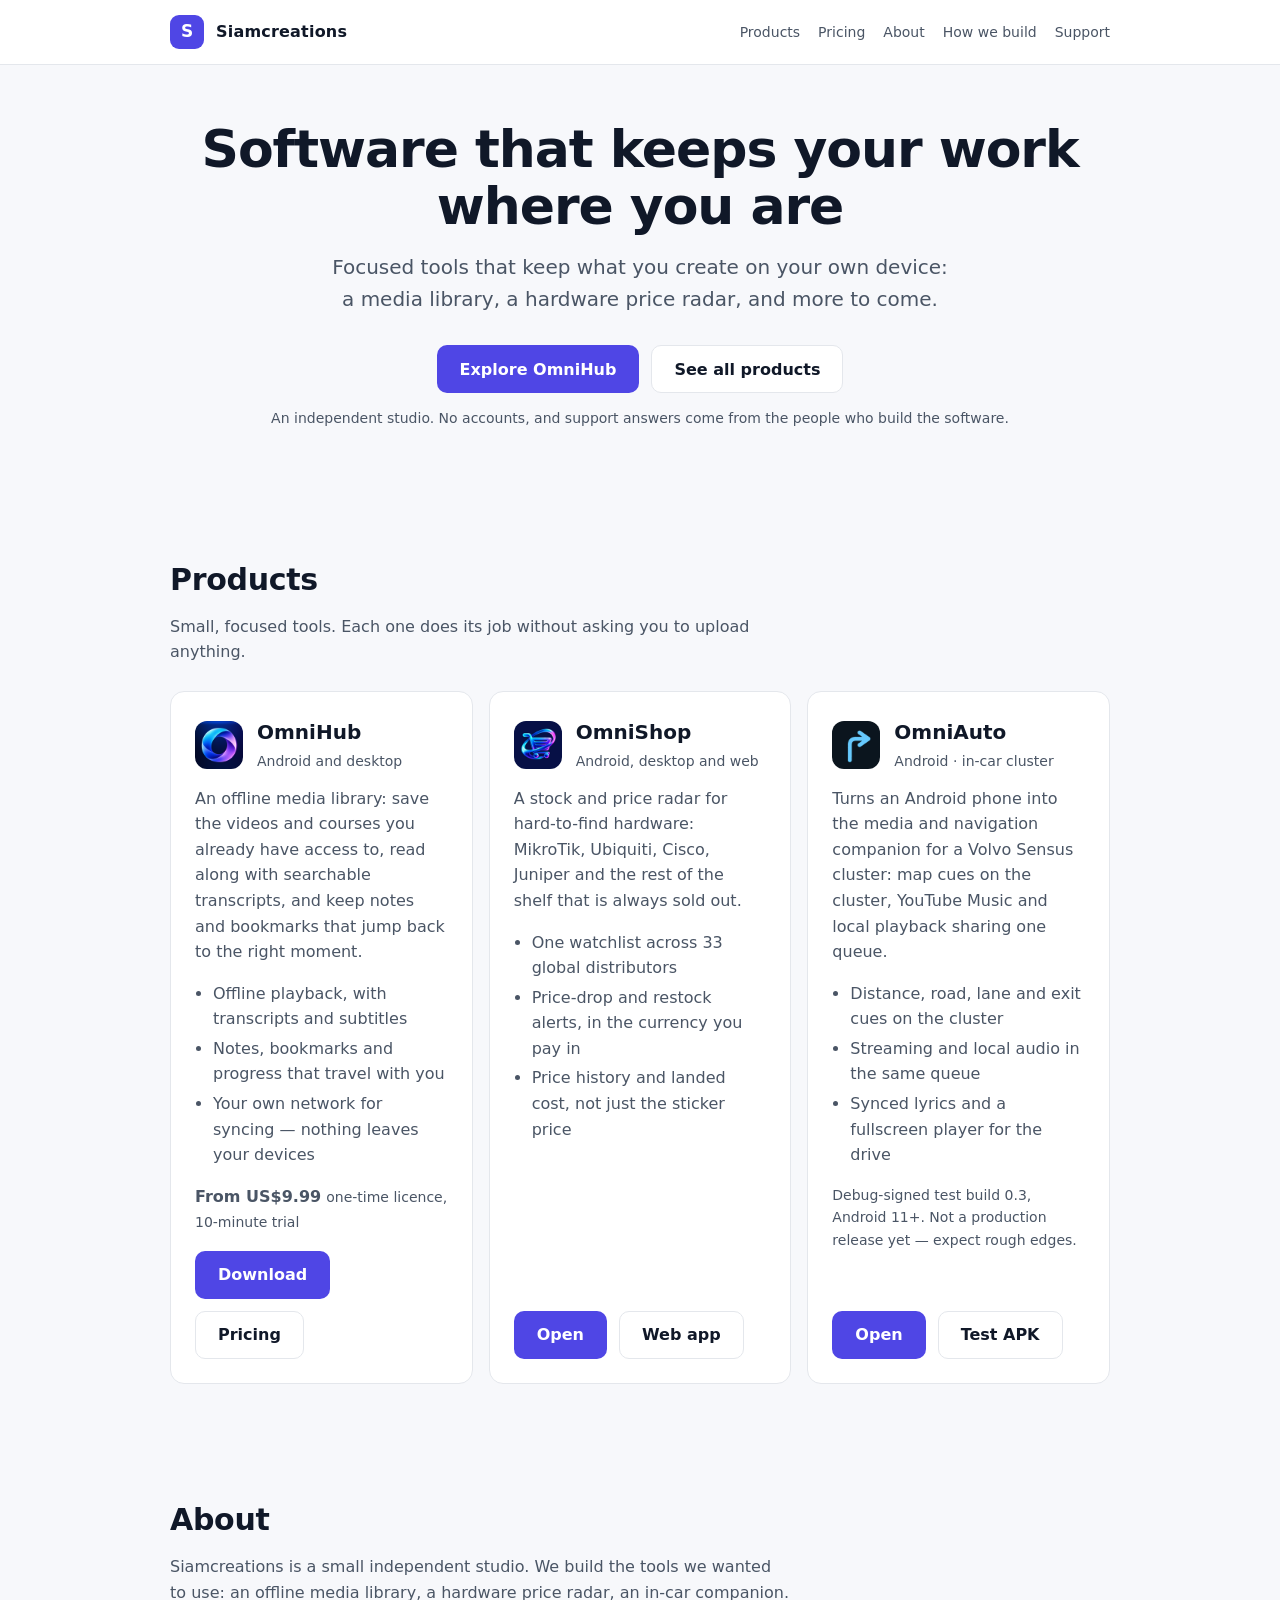
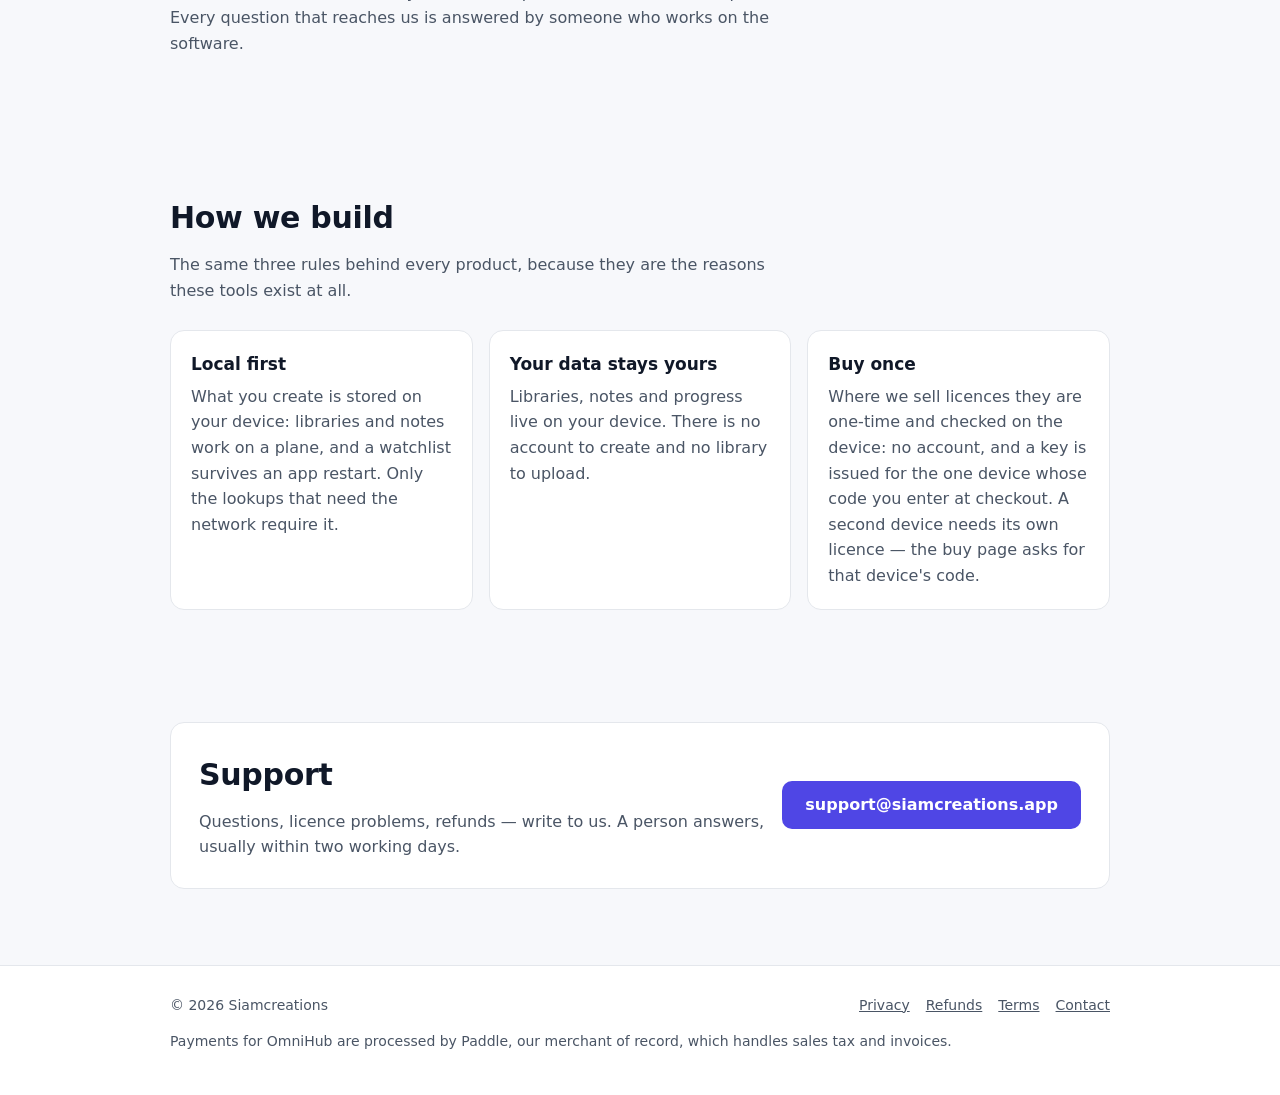
<file: index.html>
<!doctype html>
<html lang="en">
  <head>
    <meta charset="utf-8" />
    <meta name="viewport" content="width=device-width, initial-scale=1" />
    <title>Siamcreations — focused software</title>
    <meta
      name="description"
      content="Siamcreations builds focused software: a media library, a hardware price radar, and more. Your work stays on your own device."
    />
    <meta property="og:type" content="website" />
    <meta
      property="og:title"
      content="Siamcreations — offline-first software"
    />
    <meta
      property="og:description"
      content="Focused tools that keep your work on your own device. Makers of OmniHub and OmniShop."
    />
    <meta property="og:url" content="https://siamcreations.app/" />
    <meta
      property="og:image"
      content="https://siamcreations.app/assets/og.png"
    />
    <meta name="twitter:card" content="summary_large_image" />
    <link rel="canonical" href="https://siamcreations.app/" />
    <link
      rel="icon"
      href="data:image/svg+xml,%3Csvg xmlns='http://www.w3.org/2000/svg' viewBox='0 0 32 32'%3E%3Crect width='32' height='32' rx='8' fill='%234f46e5'/%3E%3Ctext x='16' y='22' font-family='system-ui,sans-serif' font-size='17' font-weight='700' text-anchor='middle' fill='white'%3ES%3C/text%3E%3C/svg%3E"
    />
    <link rel="stylesheet" href="styles.css" />
    <script type="application/ld+json">
      {
        "@context": "https://schema.org",
        "@graph": [
          {
            "@type": "Organization",
            "name": "Siamcreations",
            "url": "https://siamcreations.app/",
            "email": "support@siamcreations.app",
            "description": "Independent software studio behind OmniHub, OmniShop and OmniAuto."
          },
          {
            "@type": "ItemList",
            "name": "Products",
            "itemListElement": [
              {
                "@type": "ListItem",
                "position": 1,
                "name": "OmniHub",
                "url": "https://omnihub.siamcreations.app/"
              },
              {
                "@type": "ListItem",
                "position": 2,
                "name": "OmniShop",
                "url": "https://omnishop.siamcreations.app/"
              },
              {
                "@type": "ListItem",
                "position": 3,
                "name": "OmniAuto",
                "url": "https://omniauto.siamcreations.app/"
              }
            ]
          }
        ]
      }
    </script>
  </head>
  <body>
    <a class="skip" href="#main">Skip to content</a>

    <header class="site">
      <div class="wrap">
        <span class="monogram" aria-hidden="true">S</span>
        <span class="name"><a href="/">Siamcreations</a></span>
        <nav aria-label="Main">
          <a href="#products">Products</a>
          <a href="pricing/">Pricing</a>
          <a href="#about">About</a>
          <a href="#principles">How we build</a>
          <a href="#support">Support</a>
        </nav>
      </div>
    </header>

    <main id="main">
      <section class="hero wrap">
        <h1>Software that keeps your work where you are</h1>
        <p class="lede">
          Focused tools that keep what you create on your own device: a media
          library, a hardware price radar, and more to come.
        </p>
        <div class="actions">
          <a class="button primary" href="https://omnihub.siamcreations.app/">
            Explore OmniHub
          </a>
          <a class="button secondary" href="#products">See all products</a>
        </div>
        <p class="muted">
          An independent studio. No accounts, and support answers come from the
          people who build the software.
        </p>
      </section>

      <section class="wrap" id="products">
        <h2>Products</h2>
        <p class="section-lede">
          Small, focused tools. Each one does its job without asking you to
          upload anything.
        </p>
        <div class="grid">
          <article class="card product">
            <div class="product-head">
              <img
                src="assets/icon-omnihub.png"
                alt=""
                width="48"
                height="48"
              />
              <div>
                <h3>OmniHub</h3>
                <span class="kind">Android and desktop</span>
              </div>
            </div>
            <p>
              An offline media library: save the videos and courses you already
              have access to, read along with searchable transcripts, and keep
              notes and bookmarks that jump back to the right moment.
            </p>
            <ul>
              <li>Offline playback, with transcripts and subtitles</li>
              <li>Notes, bookmarks and progress that travel with you</li>
              <li>
                Your own network for syncing — nothing leaves your devices
              </li>
            </ul>
            <p>
              <span class="price">From US$9.99</span>
              <span class="muted">one-time licence, 10-minute trial</span>
            </p>
            <div class="actions">
              <a
                class="button primary"
                href="https://omnihub.siamcreations.app/#download"
                >Download</a
              >
              <a
                class="button secondary"
                href="https://omnihub.siamcreations.app/#licence"
                >Pricing</a
              >
            </div>
          </article>

          <article class="card product">
            <div class="product-head">
              <img
                src="assets/icon-omnishop.png"
                alt=""
                width="48"
                height="48"
              />
              <div>
                <h3>OmniShop</h3>
                <span class="kind">Android, desktop and web</span>
              </div>
            </div>
            <p>
              A stock and price radar for hard-to-find hardware: MikroTik,
              Ubiquiti, Cisco, Juniper and the rest of the shelf that is always
              sold out.
            </p>
            <ul>
              <li>One watchlist across 33 global distributors</li>
              <li>Price-drop and restock alerts, in the currency you pay in</li>
              <li>Price history and landed cost, not just the sticker price</li>
            </ul>
            <div class="actions">
              <a
                class="button primary"
                href="https://omnishop.siamcreations.app/"
                >Open</a
              >
              <a
                class="button secondary"
                href="https://web.omnishop.siamcreations.app/"
                >Web app</a
              >
            </div>
          </article>

          <article class="card product">
            <div class="product-head">
              <img
                src="assets/icon-omniauto.png"
                alt=""
                width="48"
                height="48"
              />
              <div>
                <h3>OmniAuto</h3>
                <span class="kind">Android · in-car cluster</span>
              </div>
            </div>
            <p>
              Turns an Android phone into the media and navigation companion for
              a Volvo Sensus cluster: map cues on the cluster, YouTube Music and
              local playback sharing one queue.
            </p>
            <ul>
              <li>Distance, road, lane and exit cues on the cluster</li>
              <li>Streaming and local audio in the same queue</li>
              <li>Synced lyrics and a fullscreen player for the drive</li>
            </ul>
            <p class="muted">
              Debug-signed test build 0.3, Android 11+. Not a production release
              yet — expect rough edges.
            </p>
            <div class="actions">
              <a
                class="button primary"
                href="https://omniauto.siamcreations.app/"
                >Open</a
              >
              <a
                class="button secondary"
                href="https://omniauto.siamcreations.app/#download"
                >Test APK</a
              >
            </div>
          </article>
        </div>
      </section>

      <section class="wrap" id="about">
        <h2>About</h2>
        <p class="section-lede">
          Siamcreations is a small independent studio. We build the tools we
          wanted to use: an offline media library, a hardware price radar, an
          in-car companion. Every question that reaches us is answered by
          someone who works on the software.
        </p>
      </section>

      <section class="wrap" id="principles">
        <h2>How we build</h2>
        <p class="section-lede">
          The same three rules behind every product, because they are the
          reasons these tools exist at all.
        </p>
        <div class="grid">
          <article class="card">
            <h3>Local first</h3>
            <p>
              What you create is stored on your device: libraries and notes work
              on a plane, and a watchlist survives an app restart. Only the
              lookups that need the network require it.
            </p>
          </article>
          <article class="card">
            <h3>Your data stays yours</h3>
            <p>
              Libraries, notes and progress live on your device. There is no
              account to create and no library to upload.
            </p>
          </article>
          <article class="card">
            <h3>Buy once</h3>
            <p>
              Where we sell licences they are one-time and checked on the
              device: no account, and a key is issued for the one device whose
              code you enter at checkout. A second device needs its own licence
              — the buy page asks for that device's code.
            </p>
          </article>
        </div>
      </section>

      <section class="wrap" id="support">
        <div class="support">
          <div>
            <h2>Support</h2>
            <p>
              Questions, licence problems, refunds — write to us. A person
              answers, usually within two working days.
            </p>
          </div>
          <a class="button primary" href="mailto:support@siamcreations.app"
            >support@siamcreations.app</a
          >
        </div>
      </section>
    </main>

    <footer class="site">
      <div class="wrap">
        <span>© 2026 Siamcreations</span>
        <nav aria-label="Legal">
          <a href="privacy/">Privacy</a>
          <a href="refunds/">Refunds</a>
          <a href="terms/">Terms</a>
          <a href="mailto:support@siamcreations.app">Contact</a>
        </nav>
      </div>
      <div class="wrap">
        <p class="muted">
          Payments for OmniHub are processed by Paddle, our merchant of record,
          which handles sales tax and invoices.
        </p>
      </div>
    </footer>
  </body>
</html>
</file>
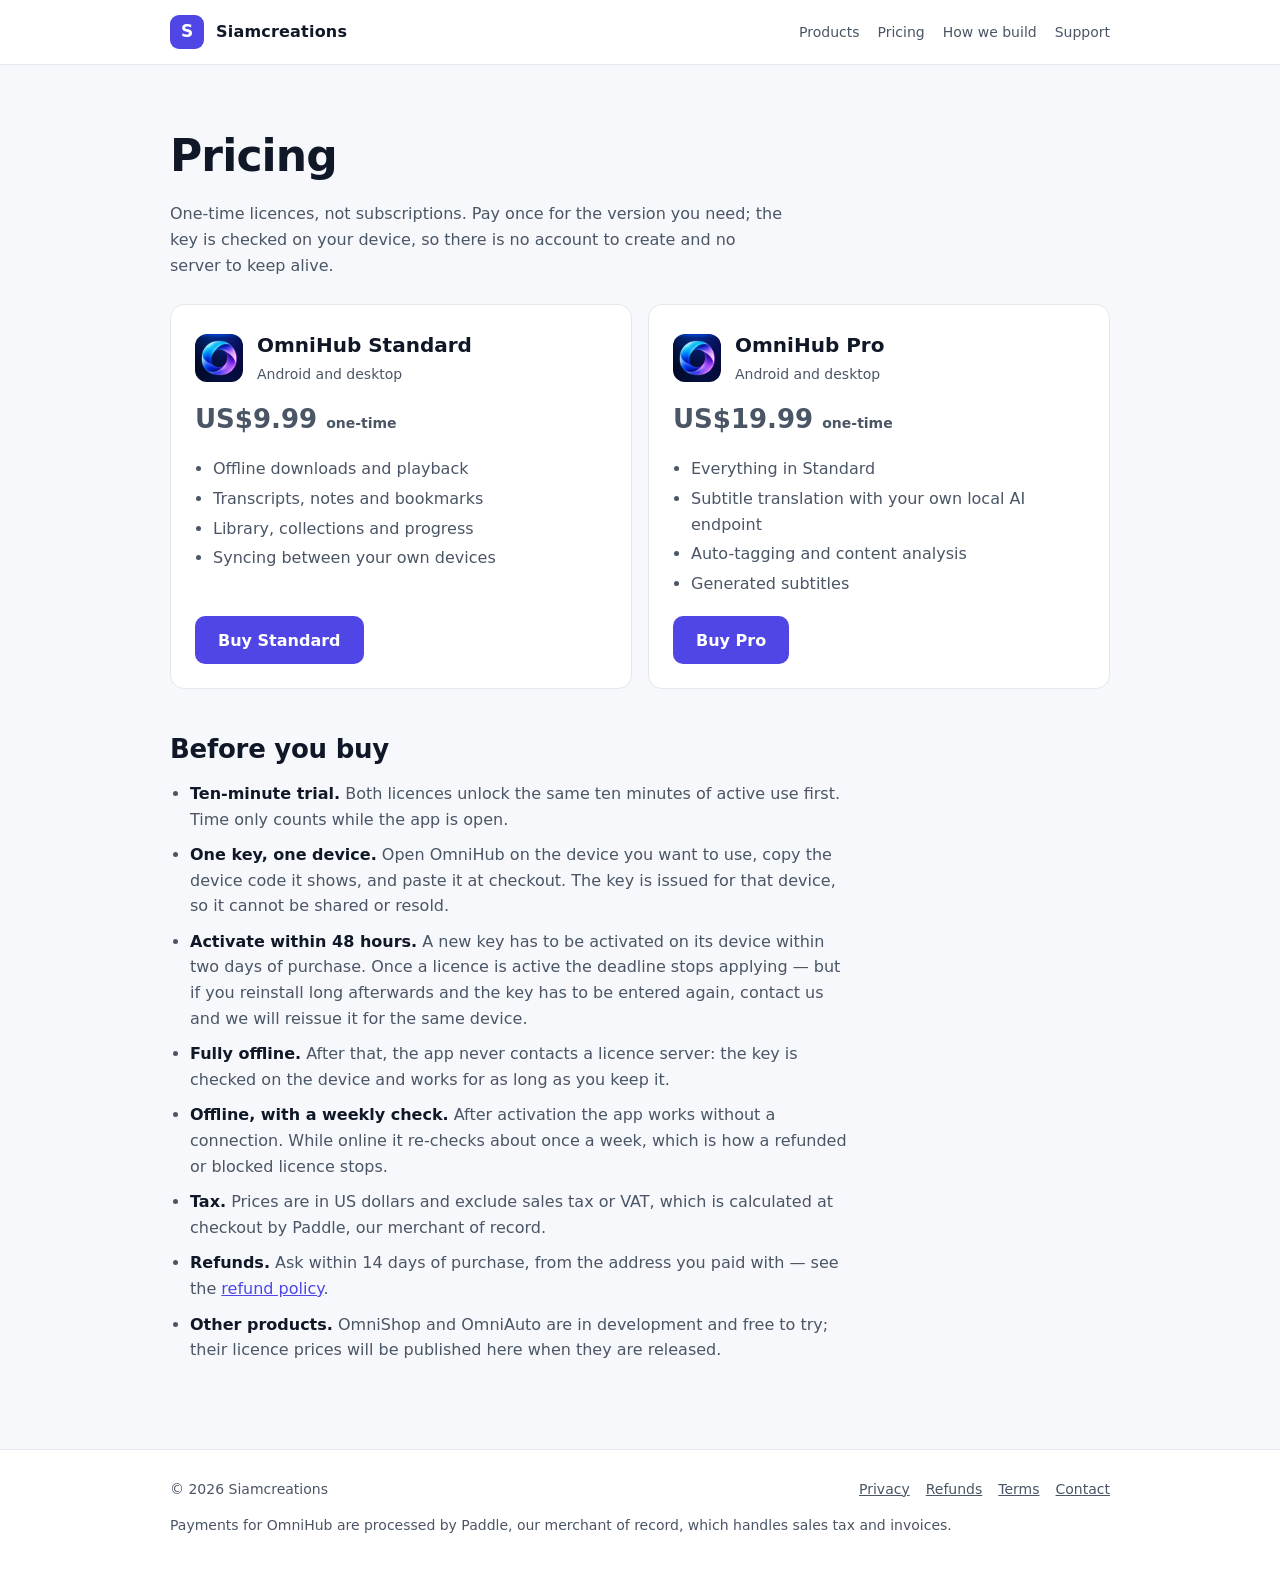
<file: pricing/index.html>
<!doctype html>
<html lang="en">
  <head>
    <meta charset="utf-8" />
    <meta name="viewport" content="width=device-width, initial-scale=1" />
    <title>Pricing — Siamcreations</title>
    <meta
      name="description"
      content="OmniHub pricing: US$9.99 Standard or US$19.99 Pro, one-time licences with a ten-minute trial. No subscription."
    />
    <meta property="og:type" content="website" />
    <meta property="og:title" content="Pricing — Siamcreations" />
    <meta
      property="og:description"
      content="One-time licences for OmniHub. Standard US$9.99, Pro US$19.99. No subscription."
    />
    <meta property="og:url" content="https://siamcreations.app/pricing/" />
    <meta
      property="og:image"
      content="https://siamcreations.app/assets/og.png"
    />
    <link rel="canonical" href="https://siamcreations.app/pricing/" />
    <link
      rel="icon"
      href="data:image/svg+xml,%3Csvg xmlns='http://www.w3.org/2000/svg' viewBox='0 0 32 32'%3E%3Crect width='32' height='32' rx='8' fill='%234f46e5'/%3E%3Ctext x='16' y='22' font-family='system-ui,sans-serif' font-size='17' font-weight='700' text-anchor='middle' fill='white'%3ES%3C/text%3E%3C/svg%3E"
    />
    <link rel="stylesheet" href="../styles.css" />
  </head>
  <body>
    <a class="skip" href="#main">Skip to content</a>

    <header class="site">
      <div class="wrap">
        <span class="monogram" aria-hidden="true">S</span>
        <span class="name"><a href="../">Siamcreations</a></span>
        <nav aria-label="Main">
          <a href="../#products">Products</a>
          <a href="./" aria-current="page">Pricing</a>
          <a href="../#principles">How we build</a>
          <a href="../#support">Support</a>
        </nav>
      </div>
    </header>

    <main id="main">
      <section class="wrap">
        <h1 class="page-title">Pricing</h1>
        <p class="section-lede">
          One-time licences, not subscriptions. Pay once for the version you
          need; the key is checked on your device, so there is no account to
          create and no server to keep alive.
        </p>

        <div class="grid">
          <article class="card product">
            <div class="product-head">
              <img
                src="../assets/icon-omnihub.png"
                alt=""
                width="48"
                height="48"
              />
              <div>
                <h3>OmniHub Standard</h3>
                <span class="kind">Android and desktop</span>
              </div>
            </div>
            <p class="price-line">
              US$9.99 <span class="muted">one-time</span>
            </p>
            <ul>
              <li>Offline downloads and playback</li>
              <li>Transcripts, notes and bookmarks</li>
              <li>Library, collections and progress</li>
              <li>Syncing between your own devices</li>
            </ul>
            <div class="actions">
              <a
                class="button primary"
                href="https://omnihub.siamcreations.app/#licence"
                >Buy Standard</a
              >
            </div>
          </article>

          <article class="card product">
            <div class="product-head">
              <img
                src="../assets/icon-omnihub.png"
                alt=""
                width="48"
                height="48"
              />
              <div>
                <h3>OmniHub Pro</h3>
                <span class="kind">Android and desktop</span>
              </div>
            </div>
            <p class="price-line">
              US$19.99 <span class="muted">one-time</span>
            </p>
            <ul>
              <li>Everything in Standard</li>
              <li>Subtitle translation with your own local AI endpoint</li>
              <li>Auto-tagging and content analysis</li>
              <li>Generated subtitles</li>
            </ul>
            <div class="actions">
              <a
                class="button primary"
                href="https://omnihub.siamcreations.app/#licence"
                >Buy Pro</a
              >
            </div>
          </article>
        </div>

        <div class="notes">
          <h2>Before you buy</h2>
          <ul>
            <li>
              <strong>Ten-minute trial.</strong> Both licences unlock the same
              ten minutes of active use first. Time only counts while the app is
              open.
            </li>
            <li>
              <strong>One key, one device.</strong> Open OmniHub on the device
              you want to use, copy the device code it shows, and paste it at
              checkout. The key is issued for that device, so it cannot be
              shared or resold.
            </li>
            <li>
              <strong>Activate within 48 hours.</strong> A new key has to be
              activated on its device within two days of purchase. Once a
              licence is active the deadline stops applying — but if you
              reinstall long afterwards and the key has to be entered again,
              contact us and we will reissue it for the same device.
            </li>
            <li>
              <strong>Fully offline.</strong> After that, the app never contacts
              a licence server: the key is checked on the device and works for
              as long as you keep it.
            </li>
            <li>
              <strong>Offline, with a weekly check.</strong> After activation
              the app works without a connection. While online it re-checks
              about once a week, which is how a refunded or blocked licence
              stops.
            </li>
            <li>
              <strong>Tax.</strong> Prices are in US dollars and exclude sales
              tax or VAT, which is calculated at checkout by Paddle, our
              merchant of record.
            </li>
            <li>
              <strong>Refunds.</strong> Ask within 14 days of purchase, from the
              address you paid with — see the
              <a href="../refunds/">refund policy</a>.
            </li>
            <li>
              <strong>Other products.</strong> OmniShop and OmniAuto are in
              development and free to try; their licence prices will be
              published here when they are released.
            </li>
          </ul>
        </div>
      </section>
    </main>

    <footer class="site">
      <div class="wrap">
        <span>© 2026 Siamcreations</span>
        <nav aria-label="Legal">
          <a href="../privacy/">Privacy</a>
          <a href="../refunds/">Refunds</a>
          <a href="../terms/">Terms</a>
          <a href="mailto:support@siamcreations.app">Contact</a>
        </nav>
      </div>
      <div class="wrap">
        <p class="muted">
          Payments for OmniHub are processed by Paddle, our merchant of record,
          which handles sales tax and invoices.
        </p>
      </div>
    </footer>
  </body>
</html>
</file>
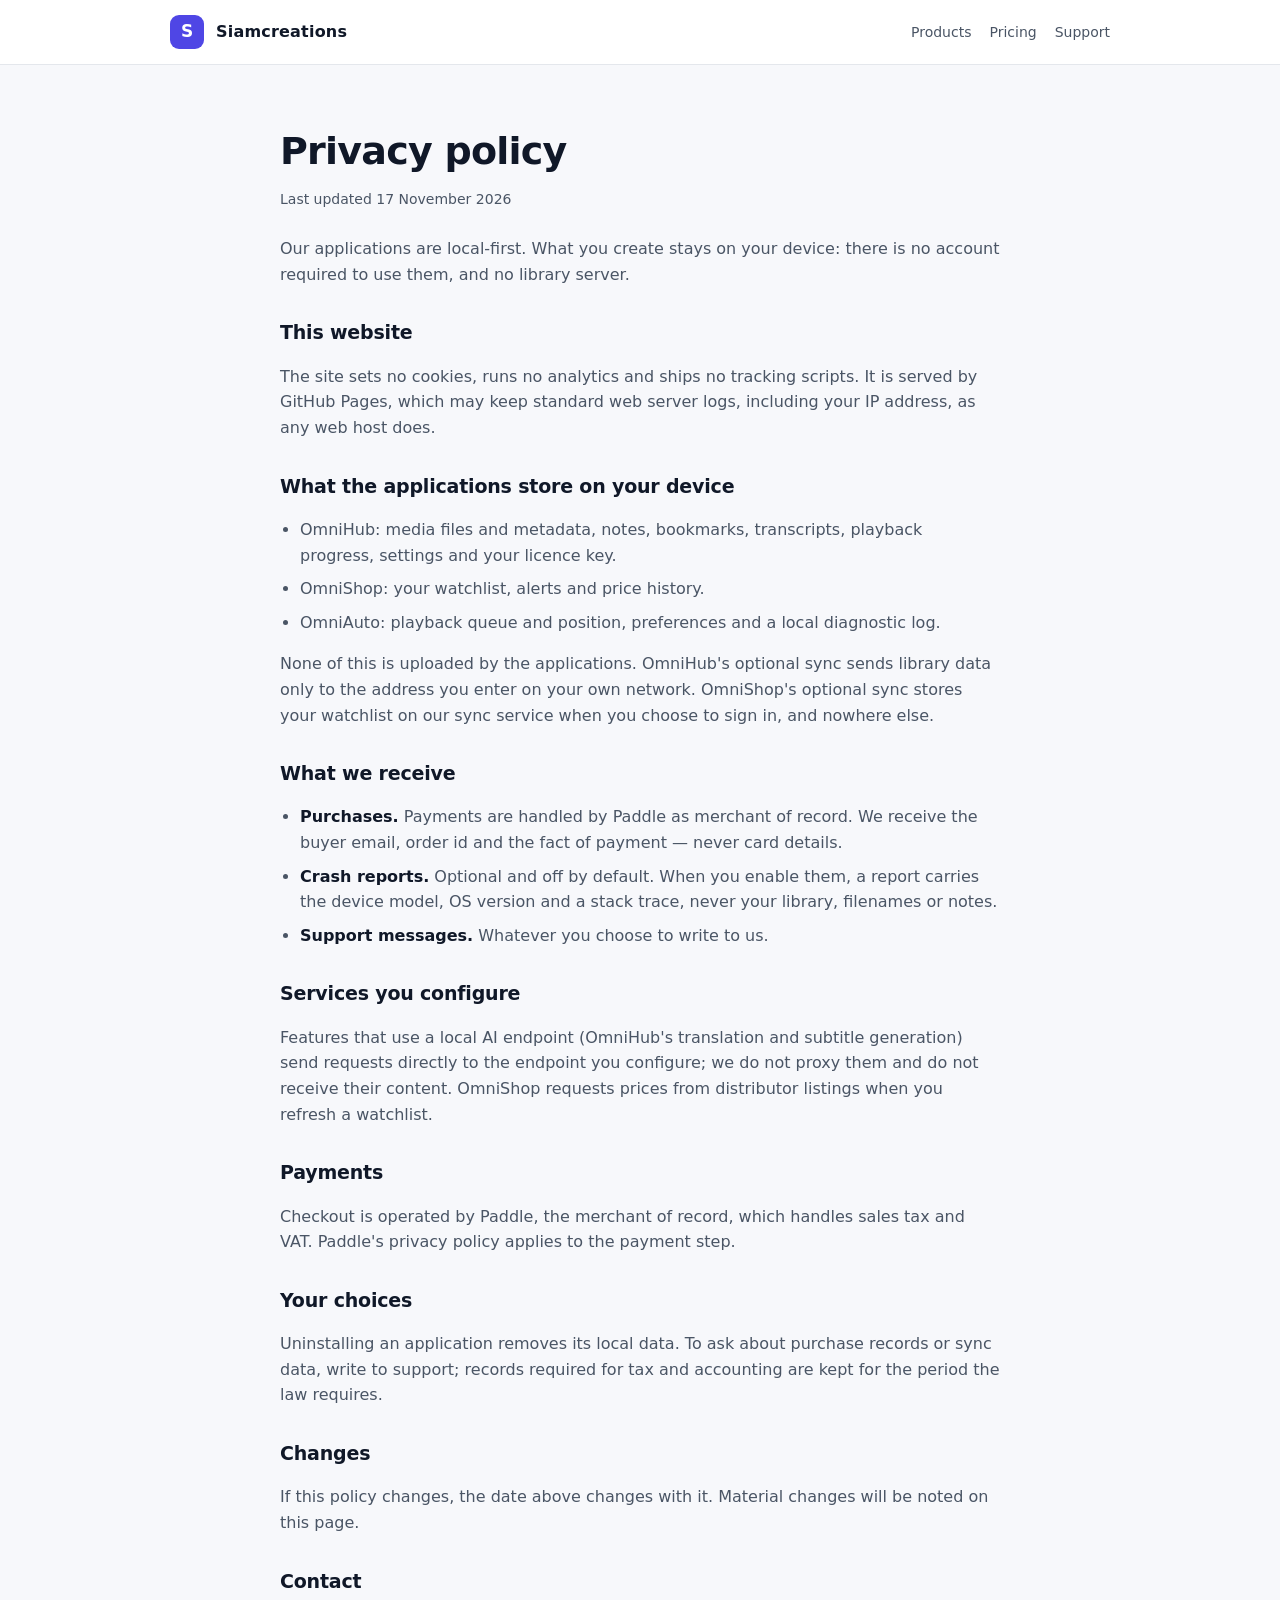
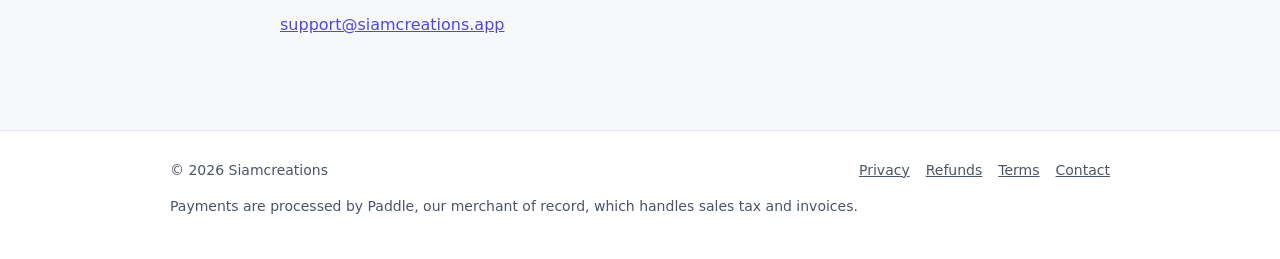
<file: privacy/index.html>
<!doctype html>
<html lang="en">
  <head>
    <meta charset="utf-8" />
    <meta name="viewport" content="width=device-width, initial-scale=1" />
    <title>Privacy policy — Siamcreations</title>
    <meta
      name="description"
      content="How Siamcreations handles data: local-first applications, no tracking on this site."
    />
    <link rel="canonical" href="https://siamcreations.app/privacy/" />
    <link
      rel="icon"
      href="data:image/svg+xml,%3Csvg xmlns='http://www.w3.org/2000/svg' viewBox='0 0 32 32'%3E%3Crect width='32' height='32' rx='8' fill='%234f46e5'/%3E%3Ctext x='16' y='22' font-family='system-ui,sans-serif' font-size='17' font-weight='700' text-anchor='middle' fill='white'%3ES%3C/text%3E%3C/svg%3E"
    />
    <link rel="stylesheet" href="../styles.css" />
  </head>
  <body>
    <a class="skip" href="#main">Skip to content</a>

    <header class="site">
      <div class="wrap">
        <span class="monogram" aria-hidden="true">S</span>
        <span class="name"><a href="../">Siamcreations</a></span>
        <nav aria-label="Main">
          <a href="../#products">Products</a>
          <a href="../pricing/">Pricing</a>
          <a href="../#support">Support</a>
        </nav>
      </div>
    </header>

    <main id="main" class="wrap legal">
      <h1>Privacy policy</h1>
      <p class="updated">Last updated 17 November 2026</p>

      <p>
        Our applications are local-first. What you create stays on your device:
        there is no account required to use them, and no library server.
      </p>

      <h2>This website</h2>
      <p>
        The site sets no cookies, runs no analytics and ships no tracking
        scripts. It is served by GitHub Pages, which may keep standard web
        server logs, including your IP address, as any web host does.
      </p>

      <h2>What the applications store on your device</h2>
      <ul>
        <li>
          OmniHub: media files and metadata, notes, bookmarks, transcripts,
          playback progress, settings and your licence key.
        </li>
        <li>OmniShop: your watchlist, alerts and price history.</li>
        <li>
          OmniAuto: playback queue and position, preferences and a local
          diagnostic log.
        </li>
      </ul>
      <p>
        None of this is uploaded by the applications. OmniHub's optional sync
        sends library data only to the address you enter on your own network.
        OmniShop's optional sync stores your watchlist on our sync service when
        you choose to sign in, and nowhere else.
      </p>

      <h2>What we receive</h2>
      <ul>
        <li>
          <strong>Purchases.</strong> Payments are handled by Paddle as merchant
          of record. We receive the buyer email, order id and the fact of
          payment — never card details.
        </li>
        <li>
          <strong>Crash reports.</strong> Optional and off by default. When you
          enable them, a report carries the device model, OS version and a stack
          trace, never your library, filenames or notes.
        </li>
        <li>
          <strong>Support messages.</strong> Whatever you choose to write to us.
        </li>
      </ul>

      <h2>Services you configure</h2>
      <p>
        Features that use a local AI endpoint (OmniHub's translation and
        subtitle generation) send requests directly to the endpoint you
        configure; we do not proxy them and do not receive their content.
        OmniShop requests prices from distributor listings when you refresh a
        watchlist.
      </p>

      <h2>Payments</h2>
      <p>
        Checkout is operated by Paddle, the merchant of record, which handles
        sales tax and VAT. Paddle's privacy policy applies to the payment step.
      </p>

      <h2>Your choices</h2>
      <p>
        Uninstalling an application removes its local data. To ask about
        purchase records or sync data, write to support; records required for
        tax and accounting are kept for the period the law requires.
      </p>

      <h2>Changes</h2>
      <p>
        If this policy changes, the date above changes with it. Material changes
        will be noted on this page.
      </p>

      <h2>Contact</h2>
      <p>
        <a href="mailto:support@siamcreations.app">support@siamcreations.app</a>
      </p>
    </main>

    <footer class="site">
      <div class="wrap">
        <span>© 2026 Siamcreations</span>
        <nav aria-label="Legal">
          <a href="../privacy/">Privacy</a>
          <a href="../refunds/">Refunds</a>
          <a href="../terms/">Terms</a>
          <a href="mailto:support@siamcreations.app">Contact</a>
        </nav>
      </div>
      <div class="wrap">
        <p class="muted">
          Payments are processed by Paddle, our merchant of record, which
          handles sales tax and invoices.
        </p>
      </div>
    </footer>
  </body>
</html>
</file>
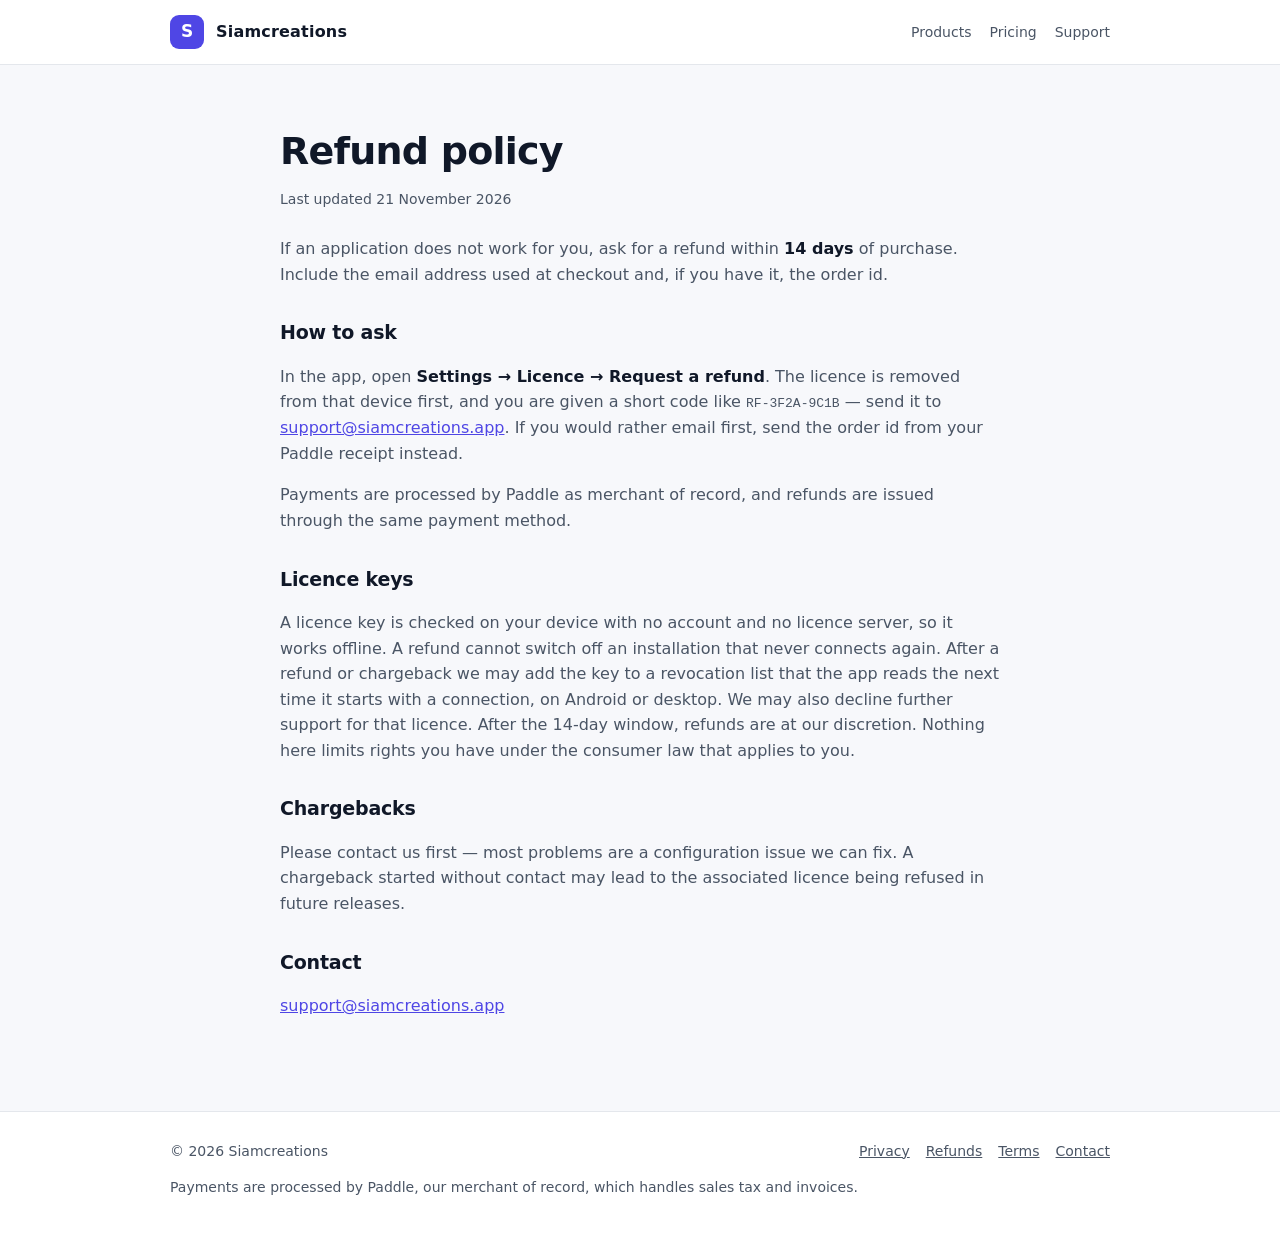
<file: refunds/index.html>
<!doctype html>
<html lang="en">
  <head>
    <meta charset="utf-8" />
    <meta name="viewport" content="width=device-width, initial-scale=1" />
    <title>Refund policy — Siamcreations</title>
    <meta
      name="description"
      content="How to request a refund for a Siamcreations licence."
    />
    <link rel="canonical" href="https://siamcreations.app/refunds/" />
    <link
      rel="icon"
      href="data:image/svg+xml,%3Csvg xmlns='http://www.w3.org/2000/svg' viewBox='0 0 32 32'%3E%3Crect width='32' height='32' rx='8' fill='%234f46e5'/%3E%3Ctext x='16' y='22' font-family='system-ui,sans-serif' font-size='17' font-weight='700' text-anchor='middle' fill='white'%3ES%3C/text%3E%3C/svg%3E"
    />
    <link rel="stylesheet" href="../styles.css" />
  </head>
  <body>
    <a class="skip" href="#main">Skip to content</a>

    <header class="site">
      <div class="wrap">
        <span class="monogram" aria-hidden="true">S</span>
        <span class="name"><a href="../">Siamcreations</a></span>
        <nav aria-label="Main">
          <a href="../#products">Products</a>
          <a href="../pricing/">Pricing</a>
          <a href="../#support">Support</a>
        </nav>
      </div>
    </header>

    <main id="main" class="wrap legal">
      <h1>Refund policy</h1>
      <p class="updated">Last updated 21 November 2026</p>

      <p>
        If an application does not work for you, ask for a refund within
        <strong>14 days</strong> of purchase. Include the email address used at
        checkout and, if you have it, the order id.
      </p>

      <h2>How to ask</h2>
      <p>
        In the app, open <strong>Settings → Licence → Request a refund</strong>.
        The licence is removed from that device first, and you are given a short
        code like <code>RF-3F2A-9C1B</code> — send it to
        <a href="mailto:support@siamcreations.app">support@siamcreations.app</a
        >. If you would rather email first, send the order id from your Paddle
        receipt instead.
      </p>
      <p>
        Payments are processed by Paddle as merchant of record, and refunds are
        issued through the same payment method.
      </p>

      <h2>Licence keys</h2>
      <p>
        A licence key is checked on your device with no account and no licence
        server, so it works offline. A refund cannot switch off an installation
        that never connects again. After a refund or chargeback we may add the
        key to a revocation list that the app reads the next time it starts with
        a connection, on Android or desktop. We may also decline further support
        for that licence. After the 14-day window, refunds are at our
        discretion. Nothing here limits rights you have under the consumer law
        that applies to you.
      </p>

      <h2>Chargebacks</h2>
      <p>
        Please contact us first — most problems are a configuration issue we can
        fix. A chargeback started without contact may lead to the associated
        licence being refused in future releases.
      </p>

      <h2>Contact</h2>
      <p>
        <a href="mailto:support@siamcreations.app">support@siamcreations.app</a>
      </p>
    </main>

    <footer class="site">
      <div class="wrap">
        <span>© 2026 Siamcreations</span>
        <nav aria-label="Legal">
          <a href="../privacy/">Privacy</a>
          <a href="../refunds/">Refunds</a>
          <a href="../terms/">Terms</a>
          <a href="mailto:support@siamcreations.app">Contact</a>
        </nav>
      </div>
      <div class="wrap">
        <p class="muted">
          Payments are processed by Paddle, our merchant of record, which
          handles sales tax and invoices.
        </p>
      </div>
    </footer>
  </body>
</html>
</file>
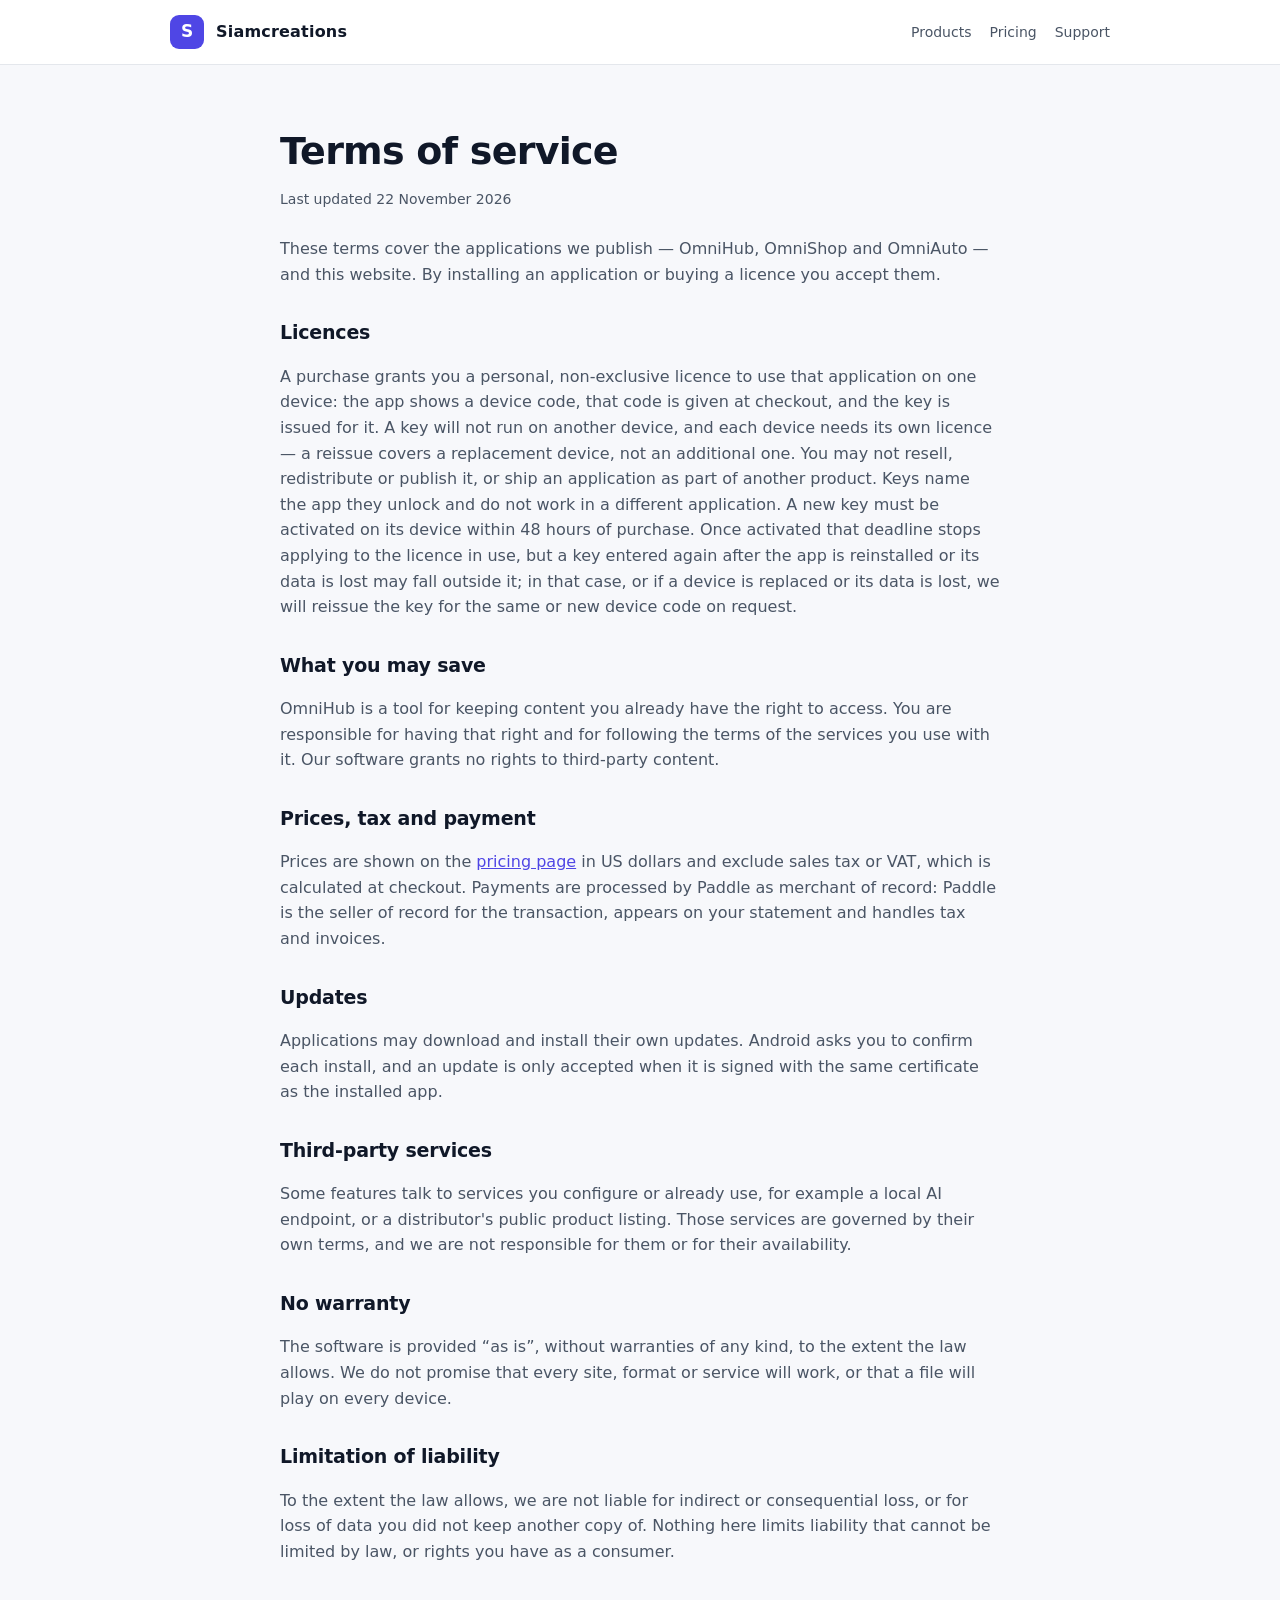
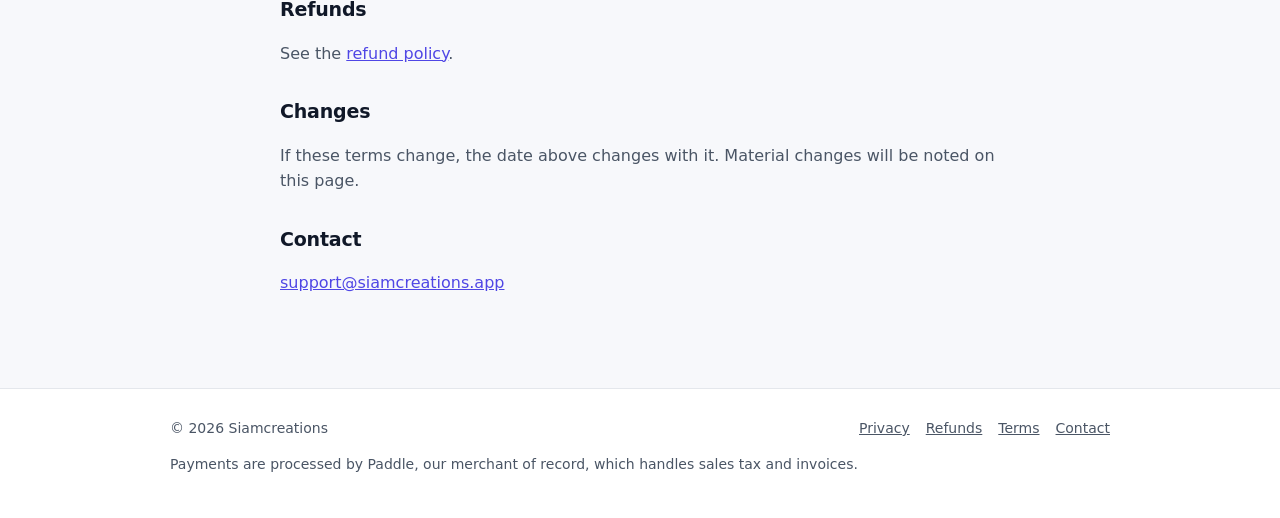
<file: terms/index.html>
<!doctype html>
<html lang="en">
  <head>
    <meta charset="utf-8" />
    <meta name="viewport" content="width=device-width, initial-scale=1" />
    <title>Terms of service — Siamcreations</title>
    <meta
      name="description"
      content="Terms of service for Siamcreations applications and website."
    />
    <link rel="canonical" href="https://siamcreations.app/terms/" />
    <link
      rel="icon"
      href="data:image/svg+xml,%3Csvg xmlns='http://www.w3.org/2000/svg' viewBox='0 0 32 32'%3E%3Crect width='32' height='32' rx='8' fill='%234f46e5'/%3E%3Ctext x='16' y='22' font-family='system-ui,sans-serif' font-size='17' font-weight='700' text-anchor='middle' fill='white'%3ES%3C/text%3E%3C/svg%3E"
    />
    <link rel="stylesheet" href="../styles.css" />
  </head>
  <body>
    <a class="skip" href="#main">Skip to content</a>

    <header class="site">
      <div class="wrap">
        <span class="monogram" aria-hidden="true">S</span>
        <span class="name"><a href="../">Siamcreations</a></span>
        <nav aria-label="Main">
          <a href="../#products">Products</a>
          <a href="../pricing/">Pricing</a>
          <a href="../#support">Support</a>
        </nav>
      </div>
    </header>

    <main id="main" class="wrap legal">
      <h1>Terms of service</h1>
      <p class="updated">Last updated 22 November 2026</p>

      <p>
        These terms cover the applications we publish — OmniHub, OmniShop and
        OmniAuto — and this website. By installing an application or buying a
        licence you accept them.
      </p>

      <h2>Licences</h2>
      <p>
        A purchase grants you a personal, non-exclusive licence to use that
        application on one device: the app shows a device code, that code is
        given at checkout, and the key is issued for it. A key will not run on
        another device, and each device needs its own licence — a reissue covers
        a replacement device, not an additional one. You may not resell,
        redistribute or publish it, or ship an application as part of another
        product. Keys name the app they unlock and do not work in a different
        application. A new key must be activated on its device within 48 hours
        of purchase. Once activated that deadline stops applying to the licence
        in use, but a key entered again after the app is reinstalled or its data
        is lost may fall outside it; in that case, or if a device is replaced or
        its data is lost, we will reissue the key for the same or new device
        code on request.
      </p>

      <h2>What you may save</h2>
      <p>
        OmniHub is a tool for keeping content you already have the right to
        access. You are responsible for having that right and for following the
        terms of the services you use with it. Our software grants no rights to
        third-party content.
      </p>

      <h2>Prices, tax and payment</h2>
      <p>
        Prices are shown on the
        <a href="../pricing/">pricing page</a> in US dollars and exclude sales
        tax or VAT, which is calculated at checkout. Payments are processed by
        Paddle as merchant of record: Paddle is the seller of record for the
        transaction, appears on your statement and handles tax and invoices.
      </p>

      <h2>Updates</h2>
      <p>
        Applications may download and install their own updates. Android asks
        you to confirm each install, and an update is only accepted when it is
        signed with the same certificate as the installed app.
      </p>

      <h2>Third-party services</h2>
      <p>
        Some features talk to services you configure or already use, for example
        a local AI endpoint, or a distributor's public product listing. Those
        services are governed by their own terms, and we are not responsible for
        them or for their availability.
      </p>

      <h2>No warranty</h2>
      <p>
        The software is provided “as is”, without warranties of any kind, to the
        extent the law allows. We do not promise that every site, format or
        service will work, or that a file will play on every device.
      </p>

      <h2>Limitation of liability</h2>
      <p>
        To the extent the law allows, we are not liable for indirect or
        consequential loss, or for loss of data you did not keep another copy
        of. Nothing here limits liability that cannot be limited by law, or
        rights you have as a consumer.
      </p>

      <h2>Refunds</h2>
      <p>See the <a href="../refunds/">refund policy</a>.</p>

      <h2>Changes</h2>
      <p>
        If these terms change, the date above changes with it. Material changes
        will be noted on this page.
      </p>

      <h2>Contact</h2>
      <p>
        <a href="mailto:support@siamcreations.app">support@siamcreations.app</a>
      </p>
    </main>

    <footer class="site">
      <div class="wrap">
        <span>© 2026 Siamcreations</span>
        <nav aria-label="Legal">
          <a href="../privacy/">Privacy</a>
          <a href="../refunds/">Refunds</a>
          <a href="../terms/">Terms</a>
          <a href="mailto:support@siamcreations.app">Contact</a>
        </nav>
      </div>
      <div class="wrap">
        <p class="muted">
          Payments are processed by Paddle, our merchant of record, which
          handles sales tax and invoices.
        </p>
      </div>
    </footer>
  </body>
</html>
</file>
<file: styles.css>
:root {
  --bg: #f7f8fb;
  --surface: #ffffff;
  --text: #101828;
  --muted: #4a5565;
  --border: #e4e7ec;
  --primary: #4f46e5;
  --primary-text: #ffffff;
  --accent: #eef2ff;
  --radius: 14px;
  --max: 980px;
}

@media (prefers-color-scheme: dark) {
  :root {
    --bg: #0b1020;
    --surface: #121a2e;
    --text: #eef2ff;
    --muted: #a9b4c9;
    --border: #223048;
    --primary: #818cf8;
    --primary-text: #0b1020;
    --accent: #17203a;
  }
}

* {
  box-sizing: border-box;
}

html {
  -webkit-text-size-adjust: 100%;
  scroll-behavior: smooth;
}

@media (prefers-reduced-motion: reduce) {
  html {
    scroll-behavior: auto;
  }
}

body {
  margin: 0;
  background: var(--bg);
  color: var(--text);
  font-family:
    system-ui,
    -apple-system,
    "Segoe UI",
    Roboto,
    sans-serif;
  line-height: 1.6;
}

a {
  color: var(--primary);
}

.skip {
  position: absolute;
  left: -999px;
  top: 0;
  background: var(--surface);
  padding: 10px 14px;
  border-radius: 0 0 10px 0;
  border: 1px solid var(--border);
  z-index: 10;
}

.skip:focus {
  left: 0;
}

.wrap {
  max-width: var(--max);
  margin: 0 auto;
  padding: 0 20px;
}

header.site {
  border-bottom: 1px solid var(--border);
  background: var(--surface);
}

header.site .wrap {
  display: flex;
  align-items: center;
  gap: 12px;
  min-height: 64px;
}

.monogram {
  display: inline-flex;
  align-items: center;
  justify-content: center;
  width: 34px;
  height: 34px;
  border-radius: 9px;
  background: var(--primary);
  color: var(--primary-text);
  font-weight: 800;
  font-size: 17px;
  letter-spacing: -0.02em;
}

header.site .name {
  font-weight: 700;
  letter-spacing: 0.2px;
}

header.site .name a {
  color: inherit;
  text-decoration: none;
}

header.site nav {
  margin-left: auto;
  display: flex;
  gap: 18px;
  font-size: 14px;
}

header.site nav a {
  color: var(--muted);
  text-decoration: none;
}

header.site nav a:hover {
  color: var(--text);
}

.hero {
  /* Keep the side gutters from .wrap: a `padding` shorthand here wiped them and
     ran the headline to the screen edges on a phone. */
  padding: 72px 20px 40px;
  text-align: center;
}

.hero h1 {
  font-size: clamp(32px, 6vw, 52px);
  line-height: 1.1;
  margin: 0 0 16px;
  letter-spacing: -0.02em;
}

.hero p.lede {
  font-size: clamp(16px, 2.4vw, 20px);
  color: var(--muted);
  max-width: 620px;
  margin: 0 auto 30px;
}

.actions {
  display: flex;
  flex-wrap: wrap;
  gap: 12px;
  justify-content: center;
}

.button {
  display: inline-flex;
  align-items: center;
  justify-content: center;
  min-height: 48px;
  padding: 0 22px;
  border-radius: 10px;
  font-weight: 650;
  text-decoration: none;
  border: 1px solid transparent;
}

.button.primary {
  background: var(--primary);
  color: var(--primary-text);
}

.button.secondary {
  background: var(--surface);
  color: var(--text);
  border-color: var(--border);
}

.button:focus-visible,
a:focus-visible {
  outline: 3px solid var(--primary);
  outline-offset: 3px;
}

.muted {
  color: var(--muted);
  font-size: 14px;
}

/* `.wrap` is a class, so it outranks the element rule below and was wiping the
   vertical padding on every `<section class="wrap">`. Set it where it wins. */
section {
  padding: 56px 0;
}

section.wrap {
  padding: 56px 20px;
}

h2 {
  font-size: clamp(22px, 3vw, 30px);
  letter-spacing: -0.01em;
  margin: 0 0 10px;
}

.section-lede {
  color: var(--muted);
  max-width: 620px;
  margin: 0 0 26px;
}

.grid {
  display: grid;
  grid-template-columns: repeat(auto-fit, minmax(250px, 1fr));
  gap: 16px;
}

.card {
  background: var(--surface);
  border: 1px solid var(--border);
  border-radius: var(--radius);
  padding: 20px;
}

.card h3 {
  margin: 0 0 6px;
  font-size: 17px;
}

.card p {
  margin: 0;
  color: var(--muted);
}

/* Product card: the only place on the page with its own layout. */
.product {
  display: flex;
  flex-direction: column;
  gap: 12px;
  padding: 24px;
}

.product-head {
  display: flex;
  align-items: center;
  gap: 14px;
}

.product-head img {
  width: 48px;
  height: 48px;
  border-radius: 12px;
}

.product-head h3 {
  margin: 0;
  font-size: 20px;
}

.product-head .kind {
  color: var(--muted);
  font-size: 14px;
}

.product ul {
  margin: 0;
  padding-left: 18px;
  color: var(--muted);
}

.product li {
  margin: 4px 0;
}

.product .actions {
  justify-content: flex-start;
  /* Cards in a row share a height; keep the buttons on the same line. */
  margin-top: auto;
  padding-top: 4px;
}

.product .price {
  font-weight: 700;
}

.support {
  background: var(--surface);
  border: 1px solid var(--border);
  border-radius: var(--radius);
  padding: 28px;
  display: flex;
  flex-wrap: wrap;
  align-items: center;
  justify-content: space-between;
  gap: 16px;
}

.support > div {
  flex: 1 1 340px;
}

.support p {
  margin: 0;
  color: var(--muted);
}

.support > .button {
  flex: 0 0 auto;
}

footer.site {
  border-top: 1px solid var(--border);
  background: var(--surface);
  margin-top: 20px;
  padding: 28px 0;
}

footer.site .wrap {
  display: flex;
  flex-wrap: wrap;
  gap: 16px;
  align-items: center;
  justify-content: space-between;
  font-size: 14px;
  color: var(--muted);
}

footer.site nav {
  display: flex;
  flex-wrap: wrap;
  gap: 16px;
}

footer.site a {
  color: var(--muted);
}

footer.site a:hover {
  color: var(--text);
}

@media (max-width: 560px) {
  /* Three nav links do not fit beside the wordmark on a phone; give them their
     own row instead of wrapping each label onto three lines. */
  header.site .wrap {
    flex-wrap: wrap;
    row-gap: 2px;
  }

  header.site nav {
    flex-basis: 100%;
    margin-left: 0;
    gap: 16px;
    padding-bottom: 10px;
    font-size: 13px;
  }

  .hero {
    padding-top: 48px;
  }

  section,
  section.wrap {
    padding: 40px 20px;
  }
}

/* Pricing page */
.page-title {
  font-size: clamp(30px, 5vw, 44px);
  letter-spacing: -0.02em;
  margin: 0 0 10px;
}

.price-line {
  font-size: 26px;
  font-weight: 700;
  margin: 0;
}

.notes {
  margin-top: 40px;
}

.notes h2 {
  font-size: clamp(20px, 2.6vw, 26px);
}

.notes ul {
  margin: 0;
  padding-left: 20px;
  color: var(--muted);
  max-width: 680px;
}

.notes li {
  margin: 10px 0;
}

.notes strong {
  color: var(--text);
}

/* Legal pages */
.legal {
  max-width: 760px;
  padding-top: 56px;
  padding-bottom: 56px;
}

.legal h1 {
  font-size: clamp(28px, 4.5vw, 38px);
  letter-spacing: -0.02em;
  margin: 0 0 6px;
}

.legal .updated {
  color: var(--muted);
  font-size: 14px;
  margin: 0 0 26px;
}

.legal h2 {
  font-size: 19px;
  margin: 30px 0 8px;
}

.legal p,
.legal li {
  color: var(--muted);
}

.legal ul {
  padding-left: 20px;
}

.legal li {
  margin: 8px 0;
}

.legal strong {
  color: var(--text);
}
</file>
